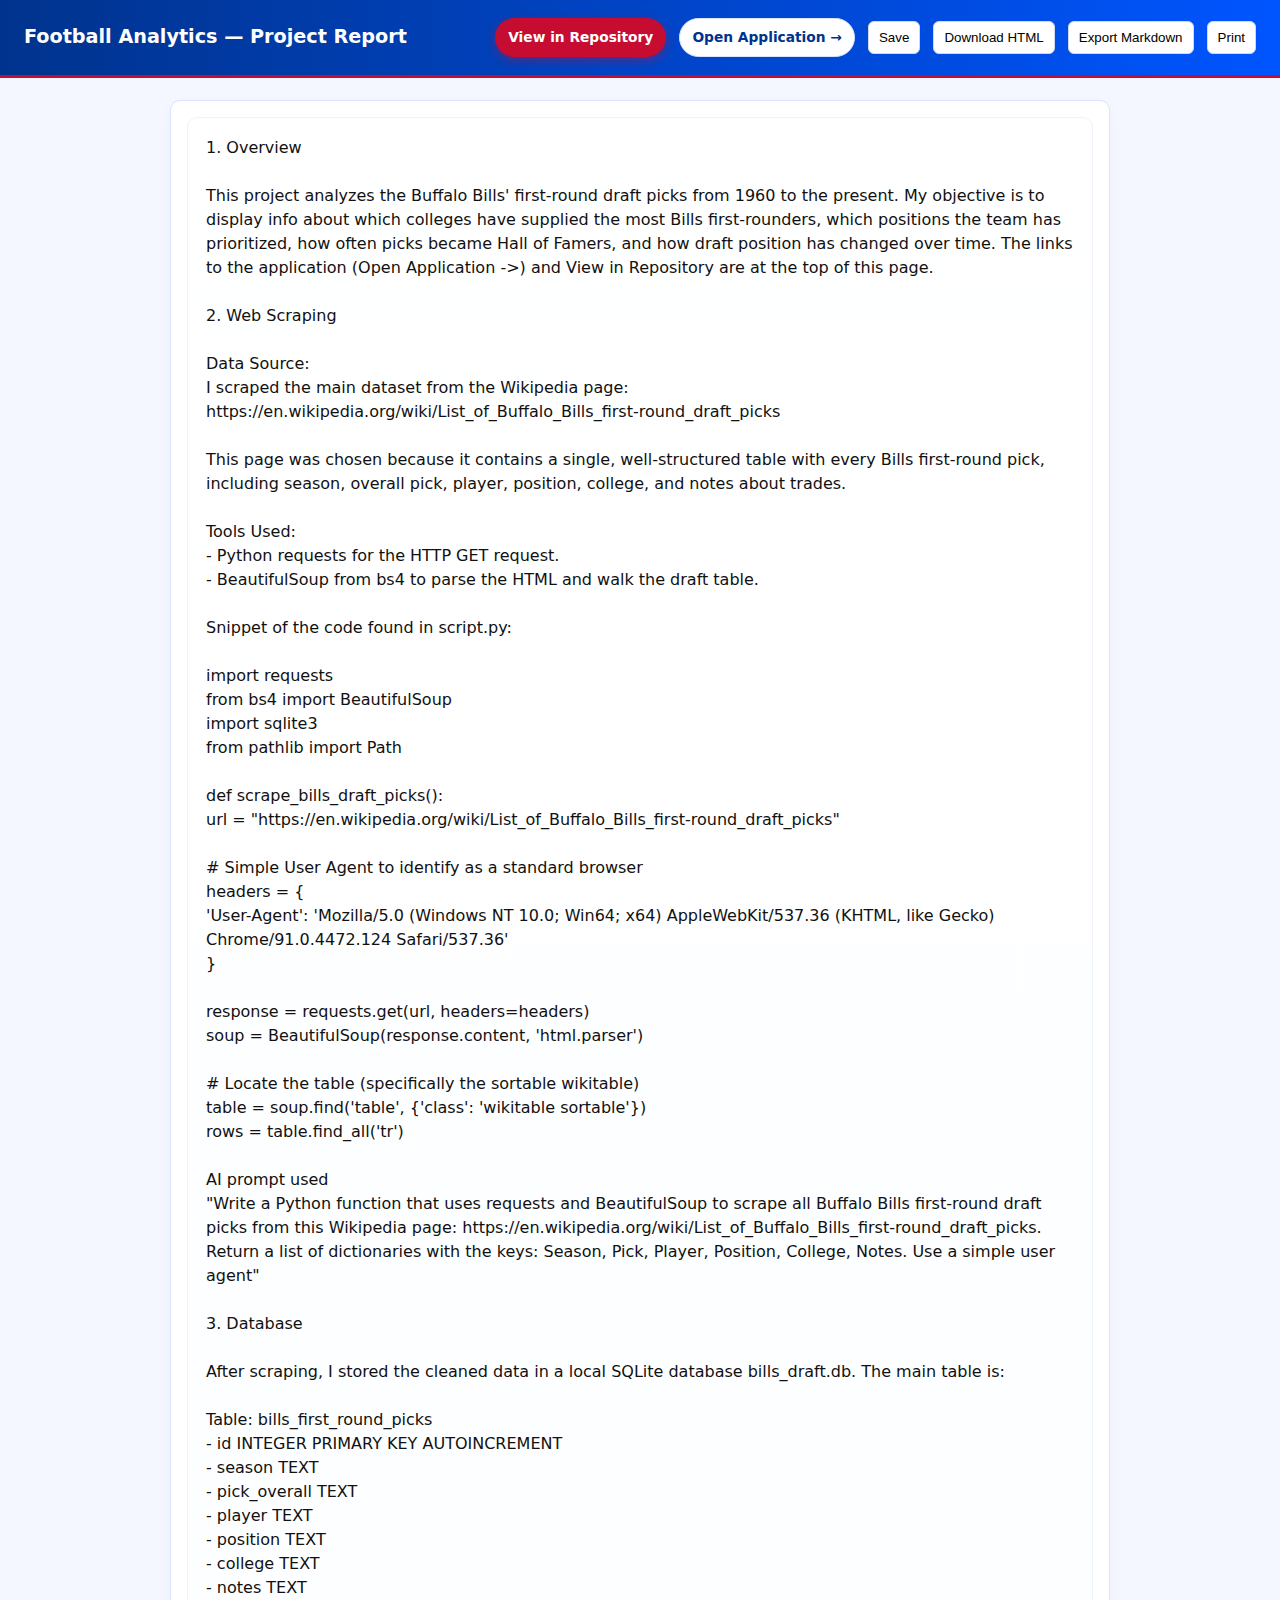
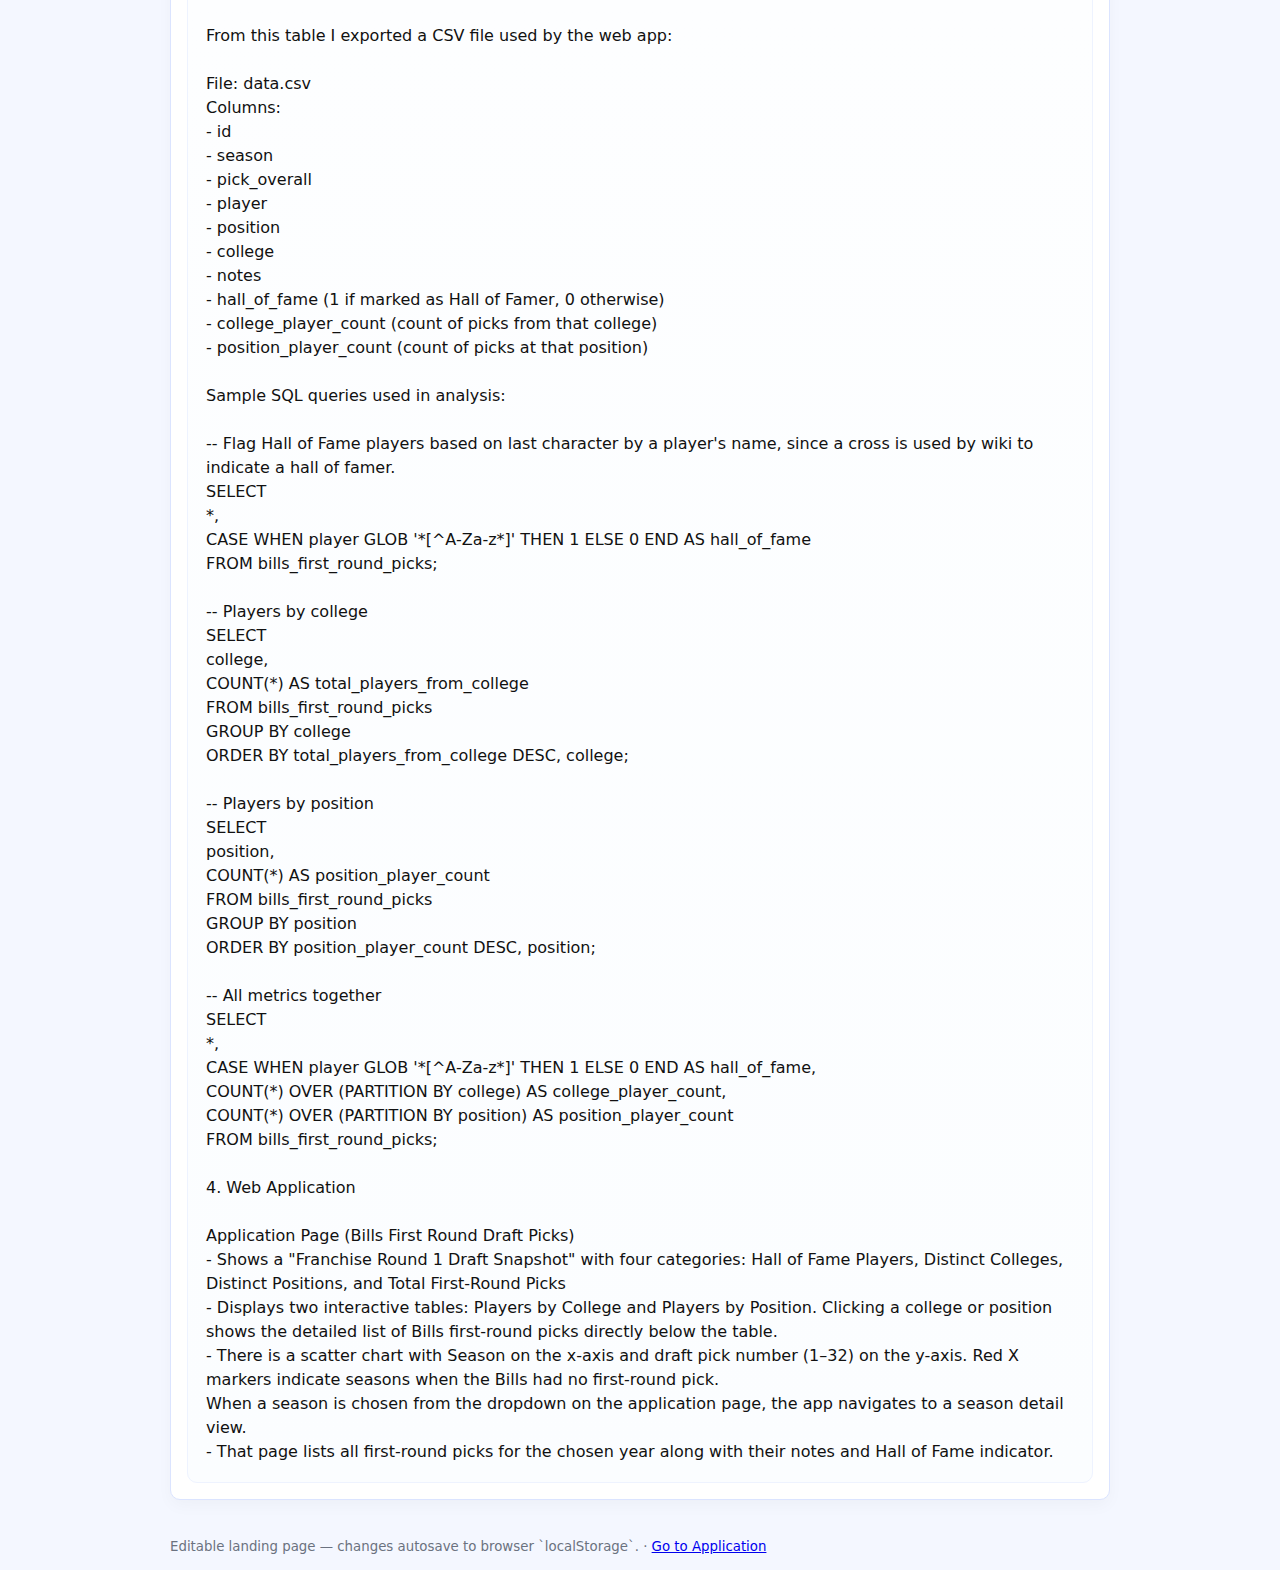
<file: index.html>
<!doctype html>
<html lang="en">
<head>
  <meta charset="utf-8" />
  <meta name="viewport" content="width=device-width,initial-scale=1" />
  <title>Project Report — Football Analytics</title>
  <link rel="stylesheet" href="styles.css" />
</head>
<body>
  <header class="topbar">
    <h1 contenteditable="true" id="project-title">Football Analytics — Project Report</h1>
    <div class="controls">
      <a href="https://github.com/benmerz/football_analytics_FINAL" class="btn-link btn-primary" target="_blank" rel="noopener noreferrer">View in Repository</a>
      <a href="application.html" class="btn-link btn-secondary" aria-label="Go to Application">Open Application →</a>
      <button id="save-btn">Save</button>
      <button id="download-html">Download HTML</button>
      <button id="export-md">Export Markdown</button>
      <button id="print-btn">Print</button>
    </div>
  </header>

  <main>
    <section class="card single-editor">
      <div id="content" class="editable" contenteditable="true">
        1. Overview

This project analyzes the Buffalo Bills' first-round draft picks from 1960 to the present. My objective is to display info about which colleges have supplied the most Bills first-rounders, which positions the team has prioritized, how often picks became Hall of Famers, and how draft position has changed over time. The links to the application (Open Application ->) and View in Repository are at the top of this page.

2. Web Scraping

Data Source:
I scraped the main dataset from the Wikipedia page:
https://en.wikipedia.org/wiki/List_of_Buffalo_Bills_first-round_draft_picks

This page was chosen because it contains a single, well-structured table with every Bills first-round pick, including season, overall pick, player, position, college, and notes about trades.

Tools Used:
- Python requests for the HTTP GET request.
- BeautifulSoup from bs4 to parse the HTML and walk the draft table.

Snippet of the code found in script.py:

import requests
from bs4 import BeautifulSoup
import sqlite3
from pathlib import Path

def scrape_bills_draft_picks():
    url = "https://en.wikipedia.org/wiki/List_of_Buffalo_Bills_first-round_draft_picks"
    
    # Simple User Agent to identify as a standard browser
    headers = {
        'User-Agent': 'Mozilla/5.0 (Windows NT 10.0; Win64; x64) AppleWebKit/537.36 (KHTML, like Gecko) Chrome/91.0.4472.124 Safari/537.36'
    }
    
    response = requests.get(url, headers=headers)
    soup = BeautifulSoup(response.content, 'html.parser')
    
    # Locate the table (specifically the sortable wikitable)
    table = soup.find('table', {'class': 'wikitable sortable'})
    rows = table.find_all('tr')

AI prompt used
"Write a Python function that uses requests and BeautifulSoup to scrape all Buffalo Bills first-round draft picks from this Wikipedia page: https://en.wikipedia.org/wiki/List_of_Buffalo_Bills_first-round_draft_picks. Return a list of dictionaries with the keys: Season, Pick, Player, Position, College, Notes. Use a simple user agent"

3. Database

After scraping, I stored the cleaned data in a local SQLite database bills_draft.db. The main table is:

Table: bills_first_round_picks
- id INTEGER PRIMARY KEY AUTOINCREMENT
- season TEXT
- pick_overall TEXT
- player TEXT
- position TEXT
- college TEXT
- notes TEXT

From this table I exported a CSV file used by the web app:

File: data.csv
Columns:
- id
- season
- pick_overall
- player
- position
- college
- notes
- hall_of_fame (1 if marked as Hall of Famer, 0 otherwise)
- college_player_count (count of picks from that college)
- position_player_count (count of picks at that position)

Sample SQL queries used in analysis:

-- Flag Hall of Fame players based on last character by a player's name, since a cross is used by wiki to indicate a hall of famer. 
SELECT
*,
CASE WHEN player GLOB '*[^A-Za-z*]' THEN 1 ELSE 0 END AS hall_of_fame
FROM bills_first_round_picks;

-- Players by college
SELECT
college,
COUNT(*) AS total_players_from_college
FROM bills_first_round_picks
GROUP BY college
ORDER BY total_players_from_college DESC, college;

-- Players by position
SELECT
position,
COUNT(*) AS position_player_count
FROM bills_first_round_picks
GROUP BY position
ORDER BY position_player_count DESC, position;

-- All metrics together
SELECT
*,
CASE WHEN player GLOB '*[^A-Za-z*]' THEN 1 ELSE 0 END AS hall_of_fame,
COUNT(*) OVER (PARTITION BY college) AS college_player_count,
COUNT(*) OVER (PARTITION BY position) AS position_player_count
FROM bills_first_round_picks;

4. Web Application

Application Page (Bills First Round Draft Picks)
- Shows a "Franchise Round 1 Draft Snapshot" with four categories: Hall of Fame Players, Distinct Colleges, Distinct Positions, and Total First-Round Picks
- Displays two interactive tables: Players by College and Players by Position. Clicking a college or position shows the detailed list of Bills first-round picks directly below the table.
- There is a scatter chart with Season on the x-axis and draft pick number (1–32) on the y-axis. Red X markers indicate seasons when the Bills had no first-round pick.
When a season is chosen from the dropdown on the application page, the app navigates to a season detail view.
- That page lists all first-round picks for the chosen year along with their notes and Hall of Fame indicator.
      </div>
    </section>
  </main>

  <footer class="footer">
    <small>Editable landing page — changes autosave to browser `localStorage`. · <a href="application.html">Go to Application</a></small>
  </footer>

  <script src="script.js"></script>
</body>
</html>
</file>
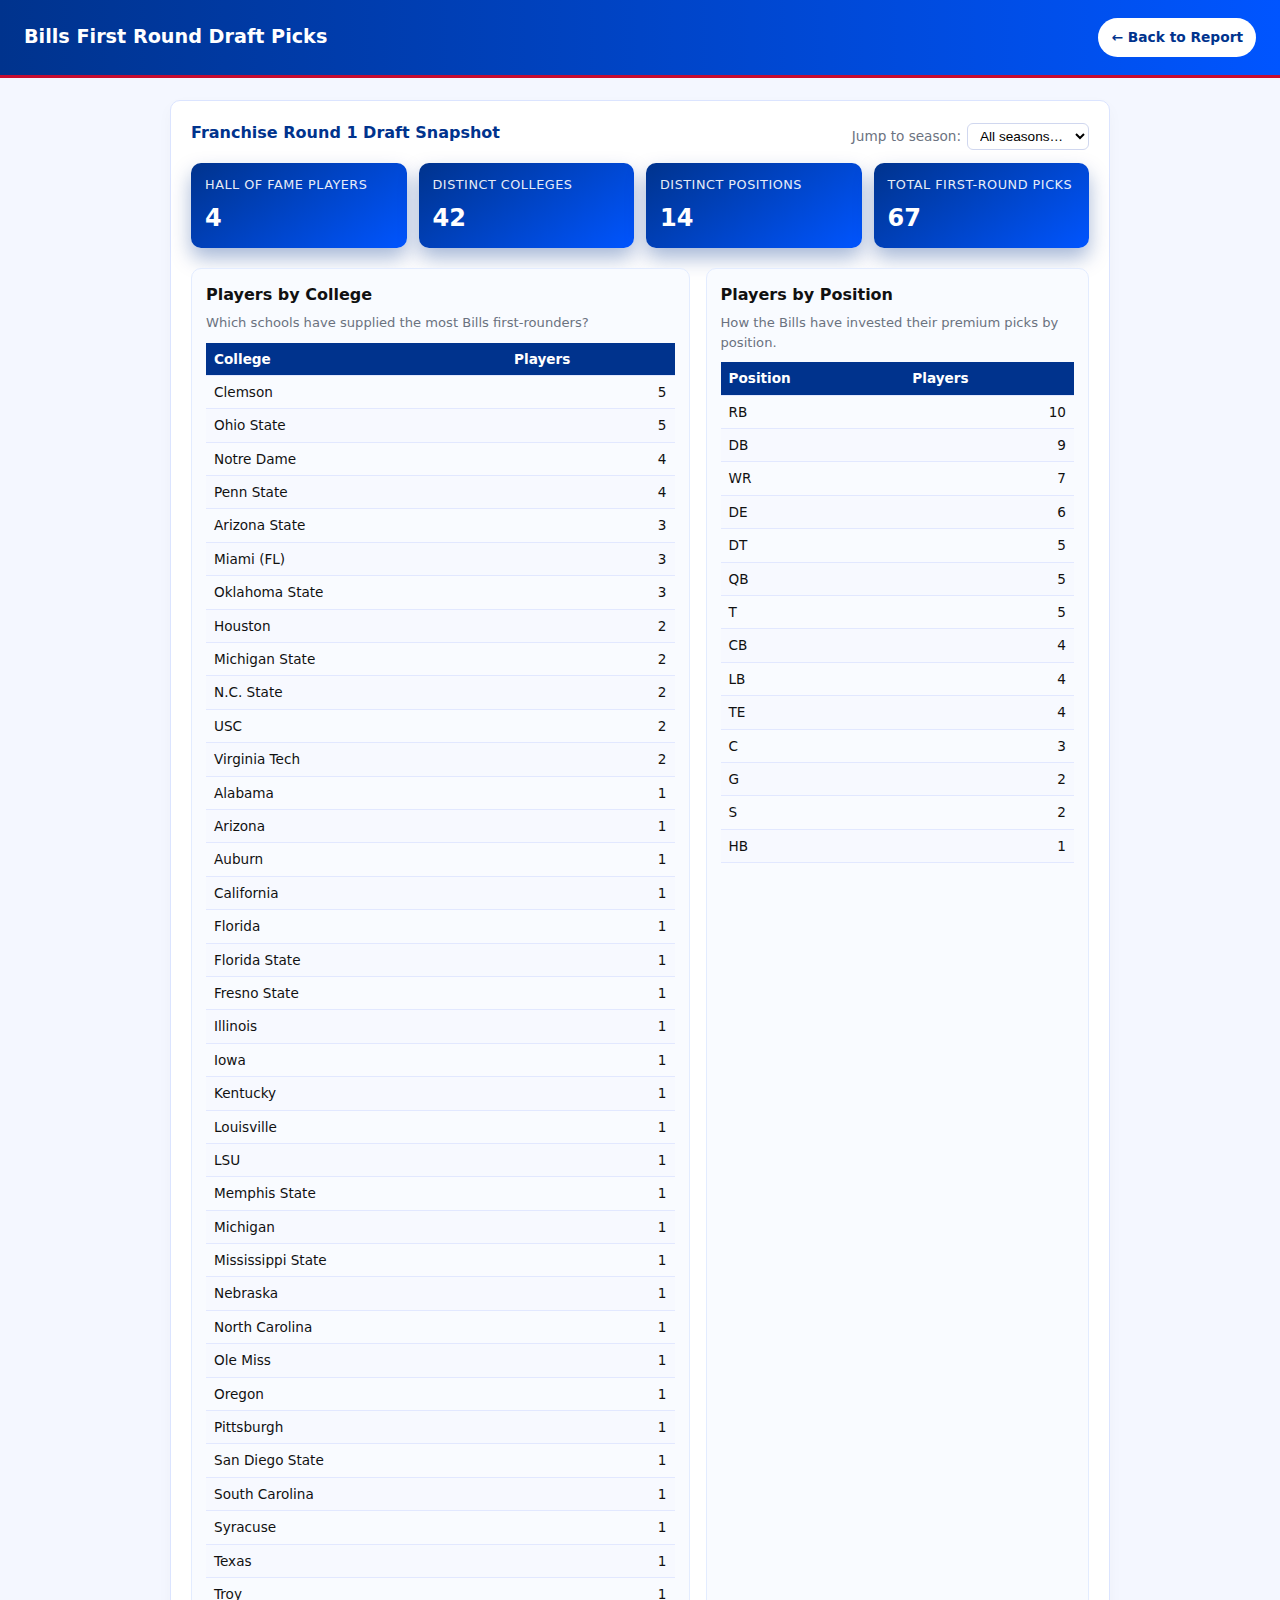
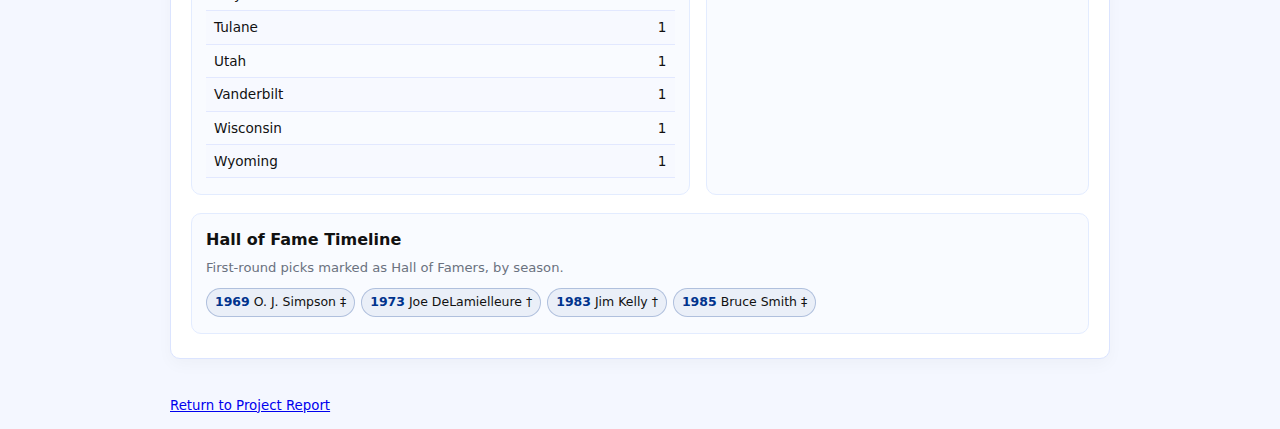
<file: application.html>
<!doctype html>
<html lang="en">
<head>
  <meta charset="utf-8" />
  <meta name="viewport" content="width=device-width,initial-scale=1" />
  <title>Application — Football Analytics</title>
  <link rel="stylesheet" href="styles.css" />
</head>
<body>
  <header class="topbar">
    <h1>Bills First Round Draft Picks</h1>
    <div class="controls">
      <a href="index.html" class="btn-link" aria-label="Back to Report">← Back to Report</a>
    </div>
  </header>
  <main>
    <section class="card dashboard">
      <div class="season-bar">
        <h2 class="section-title">Franchise Round 1 Draft Snapshot</h2>
        <div class="season-picker">
          <label for="season-select">Jump to season:</label>
          <select id="season-select">
            <option value="">All seasons…</option>
          </select>
        </div>
      </div>

      <div class="kpi-grid">
        <div class="kpi-card">
          <div class="kpi-label">Hall of Fame Players</div>
          <div class="kpi-value" id="kpi-hof">-</div>
        </div>
        <div class="kpi-card">
          <div class="kpi-label">Distinct Colleges</div>
          <div class="kpi-value" id="kpi-colleges">-</div>
        </div>
        <div class="kpi-card">
          <div class="kpi-label">Distinct Positions</div>
          <div class="kpi-value" id="kpi-positions">-</div>
        </div>
        <div class="kpi-card">
          <div class="kpi-label">Total First-Round Picks</div>
          <div class="kpi-value" id="kpi-total">-</div>
        </div>
      </div>

      <div class="grid-2">
        <section class="subcard">
          <h3>Players by College</h3>
          <p class="subcopy">Which schools have supplied the most Bills first‑rounders?</p>
          <table class="stat-table" id="table-by-college">
            <thead>
              <tr><th>College</th><th>Players</th></tr>
            </thead>
            <tbody></tbody>
          </table>
        </section>

        <section class="subcard">
          <h3>Players by Position</h3>
          <p class="subcopy">How the Bills have invested their premium picks by position.</p>
          <table class="stat-table" id="table-by-position">
            <thead>
              <tr><th>Position</th><th>Players</th></tr>
            </thead>
            <tbody></tbody>
          </table>
        </section>
      </div>

      <section class="subcard timeline">
        <h3>Hall of Fame Timeline</h3>
        <p class="subcopy">First‑round picks marked as Hall of Famers, by season.</p>
        <div id="hof-timeline" class="chip-row"></div>
      </section>
    </section>
  </main>
  <footer class="footer">
    <small><a href="index.html">Return to Project Report</a></small>
  </footer>
  <script src="script.js"></script>
</body>
</html>
</file>
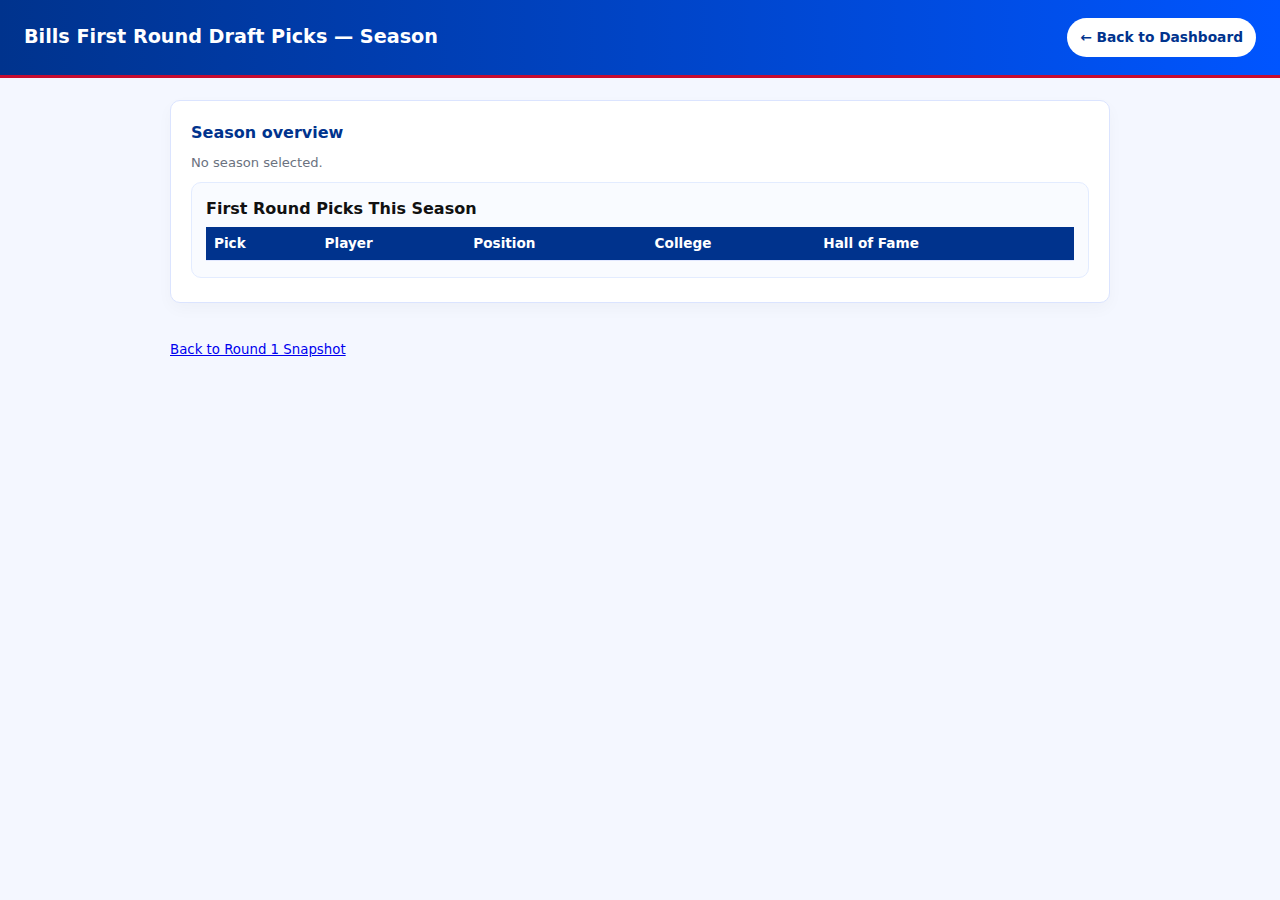
<file: season.html>
<!doctype html>
<html lang="en">
<head>
  <meta charset="utf-8" />
  <meta name="viewport" content="width=device-width,initial-scale=1" />
  <title>Season Detail — Bills First Round Draft Picks</title>
  <link rel="stylesheet" href="styles.css" />
</head>
<body>
  <header class="topbar">
    <h1 id="season-title">Bills First Round Draft Picks — Season</h1>
    <div class="controls">
      <a href="application.html" class="btn-link" aria-label="Back to Dashboard">← Back to Dashboard</a>
    </div>
  </header>
  <main>
    <section class="card dashboard">
      <h2 class="section-title" id="season-subtitle">Season overview</h2>
      <p class="subcopy" id="season-summary">Loading season data…</p>

      <section class="subcard">
        <h3>First Round Picks This Season</h3>
        <table class="stat-table" id="season-table">
          <thead>
            <tr>
              <th>Pick</th>
              <th>Player</th>
              <th>Position</th>
              <th>College</th>
              <th>Hall of Fame</th>
            </tr>
          </thead>
          <tbody></tbody>
        </table>
      </section>
    </section>
  </main>
  <footer class="footer">
    <small><a href="application.html">Back to Round 1 Snapshot</a></small>
  </footer>
  <script src="script.js"></script>
</body>
</html>
</file>
<file: styles.css>
*{box-sizing:border-box}
:root{--bg:#f4f7ff;--card:#ffffff;--accent:#00338d;--accent-light:#0055ff;--accent-red:#c60c30;--muted:#6b7280}
body{font-family:Inter,ui-sans-serif,system-ui,-apple-system,"Segoe UI",Roboto,'Helvetica Neue',Arial;line-height:1.5;margin:0;background:var(--bg);color:#111}
.topbar{display:flex;justify-content:space-between;align-items:center;padding:18px 24px;background:linear-gradient(90deg,#00338d,#0055ff);border-bottom:3px solid var(--accent-red);color:#fff}
.topbar h1{font-size:1.2rem;margin:0;color:#fff}
.controls button{margin-left:8px;padding:8px 10px;border-radius:6px;border:1px solid #d0d7ef;background:#fff;cursor:pointer}
.controls button:hover{box-shadow:0 1px 4px rgba(11,110,253,0.16)}

.btn-link{display:inline-flex;align-items:center;justify-content:center;padding:8px 12px;margin-left:8px;border-radius:999px;font-size:.86rem;font-weight:600;text-decoration:none;border:1px solid rgba(255,255,255,0.6);color:#00338d;background:#fff}
.btn-link:hover{background:#f3f6ff;box-shadow:0 2px 6px rgba(0,0,0,0.12)}
.btn-primary{background:var(--accent-red);border-color:var(--accent-red);color:#fff;box-shadow:0 3px 10px rgba(198,12,48,0.45)}
.btn-primary:hover{background:#e0163b;border-color:#e0163b}
.btn-secondary{background:#fff;border-color:#dbe4ff;color:var(--accent)}
.btn-secondary:hover{background:#edf2ff}
main{max-width:980px;margin:22px auto;padding:0 20px}
.card{background:var(--card);padding:16px;border-radius:10px;margin-bottom:14px;border:1px solid #dbe4ff;box-shadow:0 6px 16px rgba(0,0,0,0.03)}
.single-editor .editable{min-height:60vh;padding:18px;border-radius:10px;border:1px solid #eef3ff;background:linear-gradient(180deg,#fff,#fbfdff)}
.card h2{margin-top:0;margin-bottom:8px;font-size:1rem}
.editable{min-height:60px;padding:8px;border-radius:6px;border:1px dashed transparent}
.editable:focus{outline:none;border-color:#d7e6ff;background:#fbfdff}
[contenteditable="true"]{cursor:text}
.footer{max-width:980px;margin:0 auto;padding:12px 20px;color:var(--muted)}
@media (max-width:700px){.controls{display:flex;flex-wrap:wrap} .controls button{margin-top:6px}}

/* Dashboard styles */
.dashboard{padding:20px 20px 24px}
.section-title{font-size:1.2rem;margin:0 0 14px;color:var(--accent)}

.kpi-grid{display:grid;grid-template-columns:repeat(auto-fit,minmax(160px,1fr));gap:12px;margin-bottom:20px}
.kpi-card{border-radius:10px;padding:12px 14px;background:linear-gradient(145deg,var(--accent),var(--accent-light));color:#fff;box-shadow:0 10px 20px rgba(0,51,141,0.35)}
.kpi-label{font-size:.8rem;opacity:.9;text-transform:uppercase;letter-spacing:.04em;margin-bottom:6px}
.kpi-value{font-size:1.5rem;font-weight:600}

.grid-2{display:grid;grid-template-columns:1.3fr 1fr;gap:16px;margin-bottom:18px}
.subcard{background:#f9fbff;border-radius:10px;padding:14px 14px 16px;border:1px solid #e3ecff}
.subcard h3{margin:0 0 6px;font-size:1rem}
.subcopy{margin:0 0 10px;font-size:.82rem;color:var(--muted)}

.stat-table{width:100%;border-collapse:collapse;font-size:.85rem}
.stat-table thead{background:#00338d;color:#fff}
.stat-table th,.stat-table td{padding:6px 8px;border-bottom:1px solid #e2e8ff;text-align:left}
.stat-table tbody tr:nth-child(even){background:#f7f9ff}
.stat-table td:last-child{text-align:right;font-variant-numeric:tabular-nums}

.timeline{margin-top:4px}
.chip-row{display:flex;flex-wrap:wrap;gap:6px;margin-top:6px}
.chip{display:inline-flex;align-items:center;gap:4px;padding:4px 8px;border-radius:999px;background:rgba(0,51,141,0.06);border:1px solid rgba(0,51,141,0.25);font-size:.78rem}
.chip-year{font-weight:600;color:var(--accent)}
.chip-name{color:#111}

@media (max-width:800px){
	.grid-2{grid-template-columns:1fr}
}

.season-bar{display:flex;justify-content:space-between;align-items:center;gap:12px;margin-bottom:10px}
.season-picker{display:flex;align-items:center;gap:6px;font-size:.85rem}
.season-picker label{color:var(--muted)}
.season-picker select{padding:4px 8px;border-radius:6px;border:1px solid #d0d7ef;background:#fff;font-size:.85rem}

/* Chart styles */
.chart-container{position:relative;width:100%;height:260px;margin-top:4px}
.chart-svg{width:100%;height:100%}
.chart-axis{stroke:#c5cbe8;stroke-width:1}
.chart-tick{stroke:#e2e6f5;stroke-width:.5}
.chart-line{fill:none;stroke:var(--accent-light);stroke-width:2}
.chart-point{fill:#fff;stroke:var(--accent-light);stroke-width:2;cursor:pointer}
.chart-point:hover{stroke-width:3}
.chart-no-pick{stroke:var(--accent-red);stroke-width:2;cursor:pointer}
.chart-no-pick:hover{stroke-width:3}
.chart-tooltip{position:absolute;pointer-events:none;background:#111;color:#fff;font-size:.75rem;padding:6px 8px;border-radius:6px;box-shadow:0 4px 10px rgba(0,0,0,0.35);z-index:10;white-space:nowrap}

/* Detail card */
.detail-card{margin-top:10px}
.detail-header{display:flex;align-items:center;justify-content:space-between;margin-bottom:4px}
.detail-header h3{margin:0;font-size:1rem}
#detail-close{border:none;background:transparent;color:var(--muted);font-size:1.1rem;cursor:pointer;padding:2px 6px;border-radius:999px}
#detail-close:hover{background:#e5ecff;color:var(--accent)}

.inline-detail{margin-top:8px}
</file>
